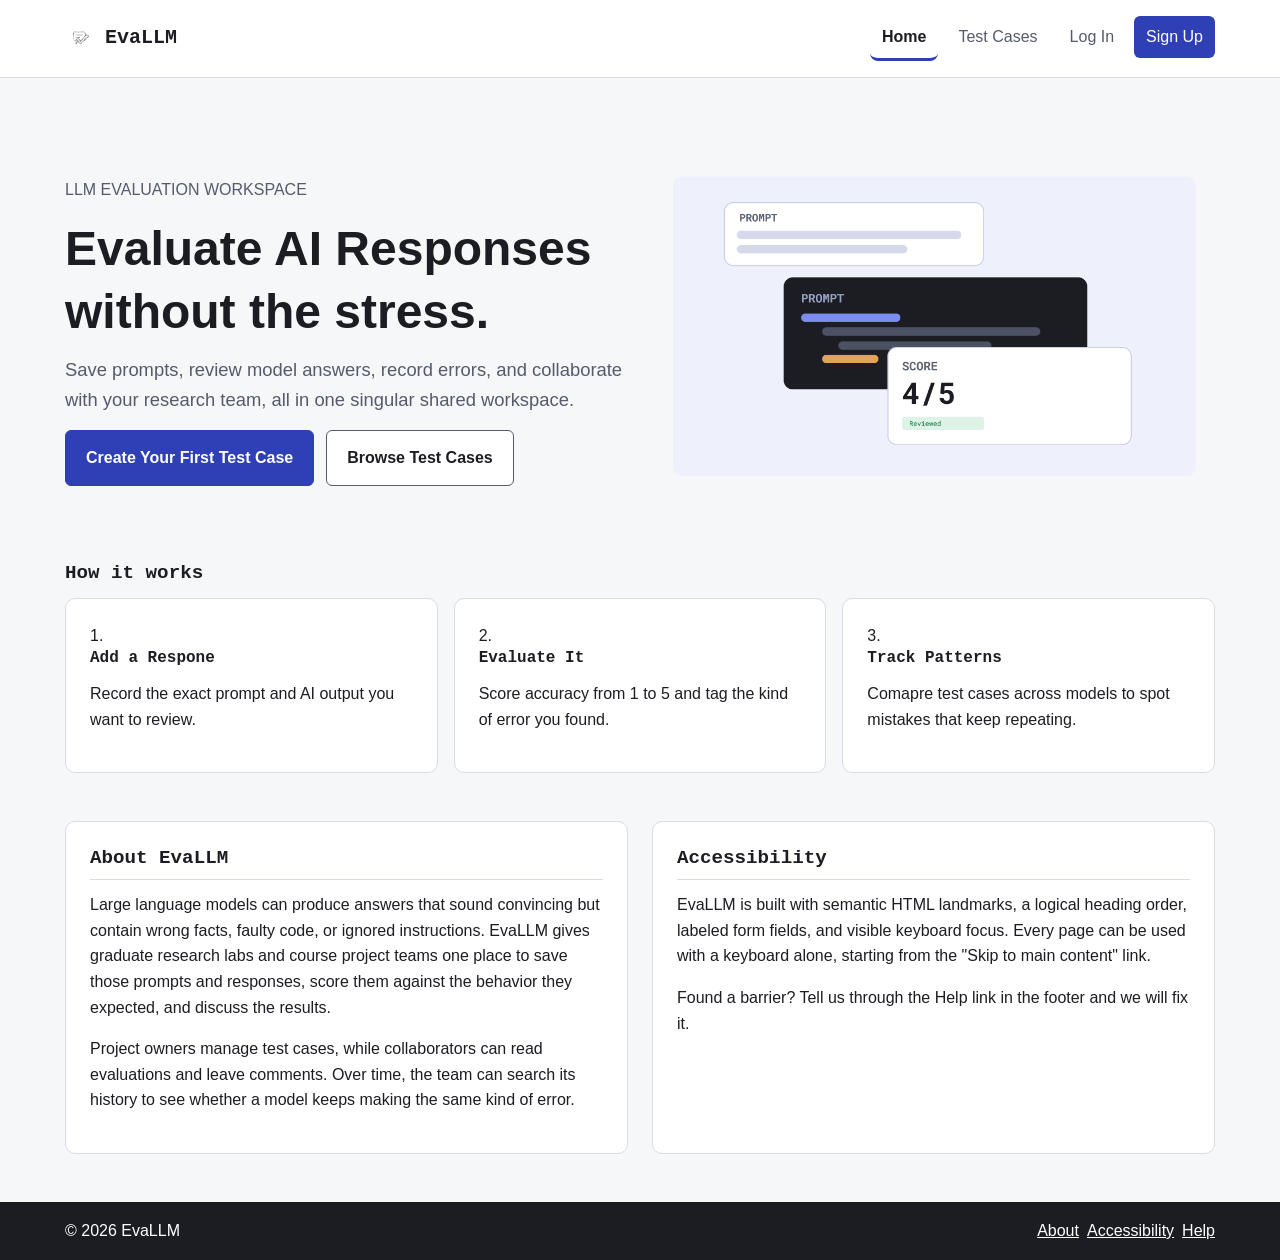
<file: cs5774/project3/index.html>
<!DOCTYPE html>
<html lang="en">

<head>
    <meta charset="utf-8">
    <meta name="viewport" content="width=device-width, initial-scale = 1">
    <title>Home | EvaLLM</title>
    <link rel="preconnect" href="https://font.googleapis.com">
    <link rel="preconnect" href="https://fonts.gstatic.com" crossorigin>
    <link
        href="https://fonts.googleapis.com/css2?family=IBM+Plex+Mono:wght@400;600;700&amp;family=Inter:wght@400;500;600;700&amp;display=swap"
        rel="stylesheet">
    <link rel="stylesheet" href="css/style.css">
    <script src="js/jquery-3.7.1.min.js" defer></script>
    <script src="js/app.js" defer></script>
</head>

<body>
    <!-- logged in header (it's the same on every page) -->
    <header class="site-header">
        <div class="container">
            <a class="brand" href="dashboard.html">
                <!-- Logo created by Sanjana Ghanta using Canva. -->
                <img class="site-logo" src="img/logo.png" alt="EvaLLM">
                EvaLLM
            </a>
            <nav class="primary-nav" aria-label="Primary">
                <ul>
                    <li><a href="index.html" aria-current="page">Home</a></li>
                    <li><a href="list.html">Test Cases</a></li>
                    <li><a href="dashboard.html">Log In</a></li>
                    <li><a class="nav-cta" href="dashboard.html">Sign Up</a></li>
                </ul>
            </nav>
        </div>
    </header>

    <main id="main">
        <div class="container">

            <!-- Hero Section -->
            <section class="hero" aria-labelledby="hero-title">
                <div>
                    <p class="eyebrow">LLM Evaluation Workspace</p>
                    <h1 id="hero-title">Evaluate AI Responses without the stress.</h1>
                    <p class="lead">
                        Save prompts, review model answers, record errors, and
                        collaborate with your research team, all in one singular shared
                        workspace.
                    </p>
                    <!-- Get Started renamed so it's more intuitive | Feedback H3 -->
                    <div class="hero-actions">
                        <a class="button button-primary button-large" href="add.html">Create Your First Test Case</a>
                        <a class="button button-large" href="list.html">Browse Test Cases</a>
                    </div>
                </div>

                <!-- Illustration created by Sanjana Ghanta using Canva. -->
                <img class="hero-image" src="img/marketing_ex.png"
                    alt="Example AI evaluation with a score of 4 out of 5 and Reviewed status">
            </section>

            <!-- How it works -->
            <section class="home-section" aria-labelledby="how-title">
                <h2 id="how-title">How it works</h2>
                <ol class="steps">
                    <li class="panel">
                        <h3>Add a Respone</h3>
                        <p>Record the exact prompt and AI output you want to review.</p>
                    </li>
                    <li class="panel">
                        <h3>Evaluate It</h3>
                        <p>Score accuracy from 1 to 5 and tag the kind of error you found.</p>
                    </li>
                    <li class="panel">
                        <h3>Track Patterns</h3>
                        <p>Comapre test cases across models to spot mistakes that keep repeating.</p>
                    </li>
                </ol>
            </section>

            <!-- About & Accessibility content -->
            <div class="home-section about-grid">
                <section id="about" class="panel" aria-labelledby="about-title">
                    <h2 id="about-title">About EvaLLM</h2>
                    <!-- This section generated with Generative AI -->
                    <p>
                        Large language models can produce answers that sound convincing but
                        contain wrong facts, faulty code, or ignored instructions. EvaLLM gives
                        graduate research labs and course project teams one place to save
                        those prompts and responses, score them against the behavior they
                        expected, and discuss the results.
                    </p>
                    <p>
                        Project owners manage test cases, while collaborators can read
                        evaluations and leave comments. Over time, the team can search its
                        history to see whether a model keeps making the same kind of error.
                    </p>
                </section>
                <section id="accessibility" class="panel" aria-labelledby="a11y-title">
                    <h2 id="a11y-title">Accessibility</h2>
                    <p>
                        EvaLLM is built with semantic HTML landmarks, a logical heading order,
                        labeled form fields, and visible keyboard focus. Every page can be
                        used with a keyboard alone, starting from the "Skip to main content" link.
                    </p>
                    <p>
                        Found a barrier? Tell us through the Help link in the footer and we will fix it.
                    </p>
                </section>
            </div>
        </div>
    </main>

    <footer class="site-footer">
        <div class="container">
            <p>&copy; 2026 EvaLLM</p>
            <nav aria-label="Footer">
                <ul>
                    <li><a href="index.html#about">About</a></li>
                    <li><a href="index.html#accessibility">Accessibility</a></li>
                    <li><a href="add.html#score-rubric">Help</a></li>
                </ul>
            </nav>
        </div>
    </footer>
</body>

</html>
</file>
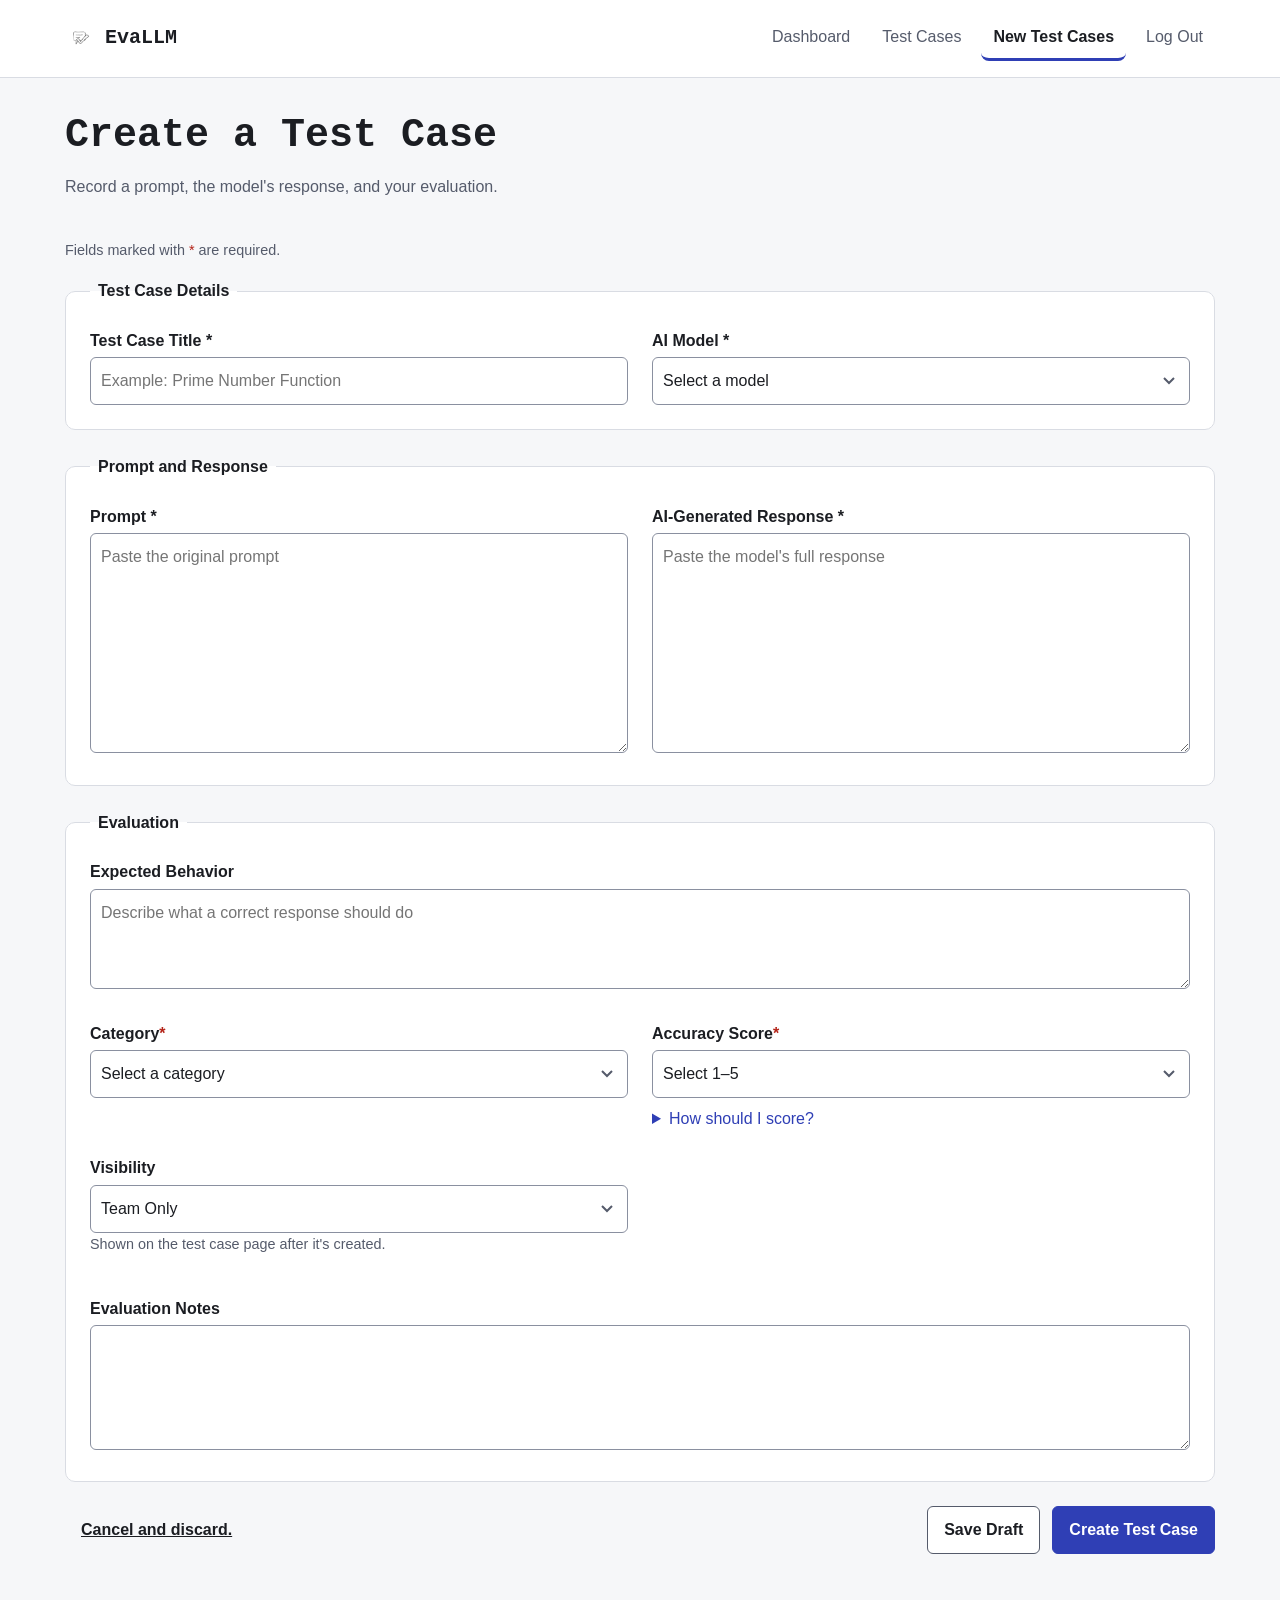
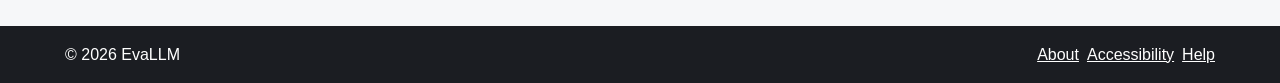
<file: cs5774/project3/add.html>
<!DOCTYPE html>
<html lang="en">

<head>
    <meta charset="utf-8">
    <meta name="viewport" content="width=device-width, initial-scale = 1">
    <title>Create a Test Case | EvaLLM</title>
    <link rel="preconnect" href="https://font.googleapis.com">
    <link rel="preconnect" href="https://fonts.gstatic.com" crossorigin>
    <link
        href="https://fonts.googleapis.com/css2?family=IBM+Plex+Mono:wght@400;600;700&amp;family=Inter:wght@400;500;600;700&amp;display=swap"
        rel="stylesheet">
    <link rel="stylesheet" href="css/style.css">
    <script src="js/jquery-3.7.1.min.js" defer></script>
    <script src="js/app.js" defer></script>
</head>

<body>
    <!-- logged in header (it's the same on every page) -->
    <header class="site-header">
        <div class="container">
            <a class="brand" href="dashboard.html">
                <!-- Logo created by Sanjana Ghanta using Canva. -->
                <img class="site-logo" src="img/logo.png" alt="EvaLLM">
                EvaLLM
            </a>
            <nav class="primary-nav" aria-label="Primary">
                <ul>
                    <li><a href="dashboard.html">Dashboard</a></li>
                    <li><a href="list.html">Test Cases</a></li>
                    <li><a href="add.html" aria-current="page">New Test Cases</a></li>
                    <li><a href="index.html">Log Out</a></li>
                </ul>
            </nav>
        </div>
    </header>

    <main id="main">
        <div class="container">

            <div class="page-heading">
                <div>
                    <h1>Create a Test Case</h1>
                    <p>Record a prompt, the model's response, and your evaluation.</p>
                </div>
            </div>

            <!-- Required fields are marked with an asterisk | Feedback taken from A1
                     Browser validation with the CSS and if anything is incorrect it'll be red
                     and will have a specific message for invalid fields | Feedback A5
                -->
            <p class="hint">Fields marked with <span class="required" aria-hidden="true">*</span>
                are required.</p>

            <form class="case-form" action="detail.html" method="get">

                <!-- Group 1: Identifying details -->
                <fieldset>
                    <legend>Test Case Details</legend>
                    <div class="form-grid">
                        <div class="field span-6">
                            <label for="case-title">Test Case Title *</label>
                            <input type="text" id="case-title" name="title" required
                                placeholder="Example: Prime Number Function" aria-describedby="case-title-error">
                            <p class="field-error" id="case-title-error">
                                Enter a title for this test case.
                            </p>
                        </div>

                        <div class="field span-6">
                            <label for="case-model">AI Model *</label>
                            <select id="case-model" name="model" required aria-describedby="case-model-error">
                                <option value="">Select a model</option>
                                <option>GPT-5</option>
                                <option>Claude</option>
                                <option>Gemini</option>
                                <option>Other</option>
                            </select>
                            <p class="field-error" id="case-model-error">
                                Choose the model that produced the response.
                            </p>
                        </div>
                    </div>
                </fieldset>

                <!-- Group 2: Prompt and response are the biggest fields | Feedback A4 -->
                <fieldset>
                    <legend>Prompt and Response</legend>

                    <div class="form-grid">
                        <div class="field span-6">
                            <label for="case-prompt">Prompt *</label>
                            <textarea id="case-prompt" name="prompt" class="textarea-large" required
                                placeholder="Paste the original prompt" aria-describedby="case-prompt-error"></textarea>
                            <p class="field-error" id="case-prompt-error">
                                Enter the original prompt.
                            </p>
                        </div>

                        <div class="field span-6">
                            <label for="case-response">AI-Generated Response *</label>
                            <textarea id="case-response" name="response" class="textarea-large" required
                                placeholder="Paste the model's full response"
                                aria-describedby="case-response-error"></textarea>
                            <p class="field-error" id="case-response-error">
                                Paste the model's response so it can be evaluated.
                            </p>
                        </div>
                    </div>
                </fieldset>

                <!-- Group 3: Evaluation itself -->
                <fieldset>
                    <legend>Evaluation</legend>
                    <div class="form-grid">
                        <div class="field span-12">
                            <label for="case-expected">Expected Behavior</label>
                            <textarea id="case-expected" name="expected" rows="3"
                                placeholder="Describe what a correct response should do"></textarea>
                        </div>

                        <div class="field span-4">
                            <label for="case-category">Category<span class="required"
                                    aria-hidden="true">*</span></label>
                            <select id="case-category" name="category" required aria-describedby="case-category-error">
                                <option value="">Select a category</option>
                                <option>Code Generation</option>
                                <option>Debugging</option>
                                <option>Summarization</option>
                                <option>Factual Accuracy</option>
                                <option>Instruction Following</option>
                                <option>Reasoning</option>
                            </select>
                            <p class="field-error" id="case-category-error">Choose a
                                category to group similar tests.
                            </p>
                        </div>

                        <div class="field span-4">
                            <label for="case-score">Accuracy Score<span class="required"
                                    aria-hidden="true">*</span></label>
                            <select id="case-score" name="score" required aria-describedby="case-score-error">
                                <option value="">Select 1&ndash;5</option>
                                <option value="5">5: Fully Correct</option>
                                <option value="4">4: Minor Issue</option>
                                <option value="3">3: Partly Correct</option>
                                <option value="2">2: Mostly Wrong</option>
                                <option value="1">1: Unusable</option>
                            </select>
                            <p class="field-error" id="case-score-error">
                                Pick a score, or use Save Draft to finish later.
                            </p>
                            <!-- Score rubric, expandable | Feedback A3 -->
                            <details class="rubric" id="score-rubric">
                                <summary>How should I score?</summary>
                                <ol reversed>
                                    <li><strong>Fully correct:</strong> meets every part of the expected behavior.</li>
                                    <li><strong>Partly correct:</strong> right idea, but a noticeable error changes the
                                        result.</li>
                                    <li><strong>Mostly wrong:</strong> major errors or ignores key instructions.</li>
                                    <li><strong>Unusable:</strong> off-topic, fabricated, or does not run.</li>
                                </ol>
                            </details>
                        </div>

                        <div class="field span-4">
                            <label for="case-visibility">Visibility</label>
                            <select id="case-visibility" name="visibility" aria-describedby="case-visibility-hint">
                                <option selected>Team Only</option>
                                <option>Only Me</option>
                                <option>Anyone with the Link</option>
                            </select>
                            <p class="hint" id="case-visibility-hint">Shown on the test case
                                page after it's created.
                            </p>
                        </div>

                        <div class="field span-12">
                            <label for="case-notes">Evaluation Notes</label>
                            <textarea id="case-notes" name="notes" rows="4"
                                placeholder="Describe strenghts, errors, or missing requirements.">
                                </textarea>
                        </div>
                    </div>
                </fieldset>

                <!-- Cancel is seperated from tje save buttons | Feedback from A2 
                            Save Draft skips validation so that the unfinished work can be saved -->

                <div class="form-actions">
                    <a class="button button-link" href="list.html">Cancel and discard.</a>
                    <div class="save-actions">
                        <button class="button" type="submit" formaction="dashboard.html" formnovalidate>Save
                            Draft</button>
                        <button class="button button-primary" type="submit">Create Test Case</button>
                    </div>
                </div>
            </form>
        </div>
    </main>

    <footer class="site-footer">
        <div class="container">
            <p>&copy; 2026 EvaLLM</p>
            <nav aria-label="Footer">
                <ul>
                    <li><a href="index.html#about">About</a></li>
                    <li><a href="index.html#accessibility">Accessibility</a></li>
                    <li><a href="add.html#score-rubric">Help</a></li>
                </ul>
            </nav>
        </div>
    </footer>
</body>

</html>
</file>
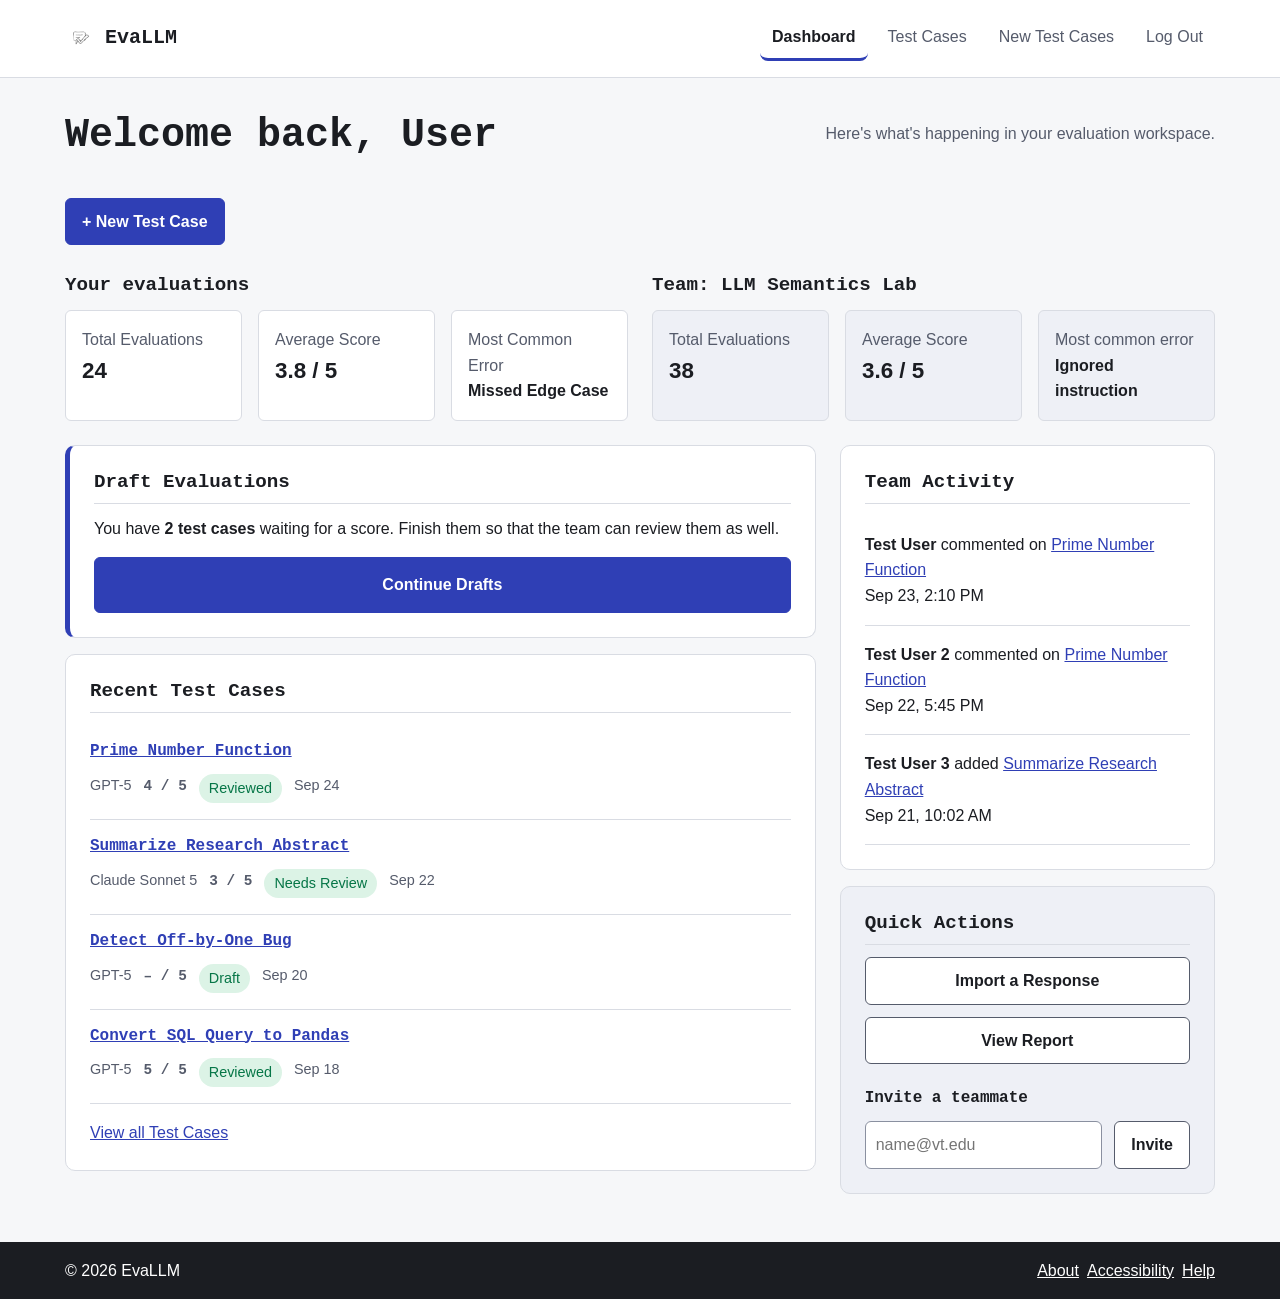
<file: cs5774/project3/dashboard.html>
<!DOCTYPE html>
<html lang="en">
    <head>
        <meta charset="utf-8">
        <meta name="viewport" content="width=device-width, initial-scale = 1">
        <title>Dashboard | EvaLLM</title>
        <link rel="preconnect" href="https://font.googleapis.com">
        <link rel="preconnect" href="https://fonts.gstatic.com" crossorigin>
        <link rel="stylesheet" href="css/style.css">
        <script src="js/jquery-3.7.1.min.js" defer></script>
        <script src="js/app.js" defer></script>
    </head>

    <body>
        <!-- logged in header (it's the same on every page) -->
        <header class="site-header">
            <div class="container">
                <a class="brand" href="dashboard.html">
                    <!-- Logo created by Sanjana Ghanta using Canva. -->
                    <img class="site-logo" src="img/logo.png" alt="EvaLLM">
                    EvaLLM
                </a>
                <nav class="primary-nav" aria-label="Primary">
                    <ul>
                        <li><a href="dashboard.html" aria-current="page">Dashboard</a></li>
                        <li><a href="list.html">Test Cases</a></li>
                        <li><a href="add.html">New Test Cases</a></li>
                        <li><a href="index.html">Log Out</a></li>
                    </ul>
                </nav>
            </div>
        </header>

        <main id="main">
            <div class="container">

                <div class="page-heading">
                    <h1>Welcome back, User</h1>
                    <p>Here's what's happening in your evaluation workspace.</p>
                </div>
                <a class="button button-primary" href="add.html">+ New Test Case</a>
                <!-- The metrics for the user split into personal and team things
                        fedback from D2 implemented) -->
            
                <div class="metrics-grid">
                    <section class="metric-group" aria-labelledby="my-metrics-title">
                        <h2 id="my-metrics-title">Your evaluations</h2>
                        <dl class="metric-list">
                            <div>
                                <dt>Total Evaluations</dt>
                                <dd>24</dd>
                            </div>
                            <div>
                                <dt>Average Score</dt>
                                <dd>3.8 / 5</dd>
                            </div>
                            <div>
                                <dt>Most Common Error</dt>
                                <dd class="metric-text">Missed Edge Case</dd>
                            </div>
                        </dl>
                    </section>

                    <section class="metric-group metric-group-team" aria-labelledby="team-metrics-title">
                        <h2 id="team-metrics-title">Team: LLM Semantics Lab</h2>
                        <dl class="metric-list">
                            <div>
                                <dt>Total Evaluations</dt>
                                <dd>38</dd>
                            </div>
                            <div>
                                <dt>Average Score</dt>
                                <dd>3.6 / 5</dd>
                            </div>
                            <div>
                                <dt>Most common error</dt>
                                <dd class="metric-text">Ignored instruction</dd>
                            </div>
                        </dl>
                    </section>
                </div>

                <div class="dashboard-layout">
                    <!-- Left column -->
                    <div class="dashboard-column">
                        <!-- Used Feedback D3: Draft call to action moved to the top -->
                        <section class="panel drafts-panel" aria-labelledby="drafts-title">
                            <h2 id="drafts-title">Draft Evaluations</h2>
                            <p>You have <strong>2 test cases</strong> waiting for a score. Finish them
                            so that the team can review them as well.</p>
                            <a class="button button-primary button-large" href="add.html">Continue Drafts</a>
                        </section>
                        
                        <!-- Recent Test cases | Used Feedback D1 -->
                        <section class="panel" aria-labelledby="recent-title">
                            <h2 id="recent-title">Recent Test Cases</h2>
                            <ul class="recent-list">
                                <li class="recent-item">
                                    <div>
                                        <h3>
                                            <a href="detail.html">Prime Number Function</a>
                                        </h3>
                                        <ul class="recent-meta">
                                            <li>GPT-5</li>
                                            <li><span class="score">4 / 5</span></li>
                                            <li><span class="status status-reviewed">Reviewed</span></li>
                                            <li><time datetime="2026-09-24">Sep 24</time></li>
                                        </ul>
                                    </div>
                                </li>
                                <li class="recent-item">
                                    <div>
                                        <h3>
                                            <a href="detail.html">Summarize Research Abstract</a>
                                        </h3>
                                        <ul class="recent-meta">
                                            <li>Claude Sonnet 5</li>
                                            <li><span class="score">3 / 5</span></li>
                                            <li><span class="status status-reviewed">Needs Review</span></li>
                                            <li><time datetime="2026-09-22">Sep 22</time></li>
                                        </ul>
                                    </div>
                                </li>
                                <li class="recent-item">
                                    <div>
                                        <h3>
                                            <a href="detail.html">Detect Off-by-One Bug</a>
                                        </h3>
                                        <ul class="recent-meta">
                                            <li>GPT-5</li>
                                            <li><span class="score">&ndash; / 5</span></li>
                                            <li><span class="status status-reviewed">Draft</span></li>
                                            <li><time datetime="2026-09-20">Sep 20</time></li>
                                        </ul>
                                    </div>
                                </li>
                                <li class="recent-item">
                                    <div>
                                        <h3>
                                            <a href="detail.html">Convert SQL Query to Pandas</a>
                                        </h3>
                                        <ul class="recent-meta">
                                            <li>GPT-5</li>
                                            <li><span class="score">5 / 5</span></li>
                                            <li><span class="status status-reviewed">Reviewed</span></li>
                                            <li><time datetime="2026-09-18">Sep 18</time></li>
                                        </ul>
                                    </div>
                                </li>
                            </ul>
                            <a class="panel-footer-link" href="list.html">View all Test Cases</a>
                        </section> 
                    </div>

                    <!-- Right Column -->
                    <div class="dashboard-column">
                        <section id="team-activity" class="panel" aria-labelledby="activity-title">
                            <h2 id="activity-title">Team Activity</h2>
                            <ul class="activity-list">
                                <li>
                                    <strong>Test User</strong> commented on <a href="detail.html">Prime Number Function</a>
                                    <time datetime="2026-09-23T14:10">Sep 23, 2:10 PM</time>
                                </li>
                                <li>
                                    <strong>Test User 2</strong> commented on <a href="detail.html">Prime Number Function</a>
                                    <time datetime="2026-09-22T17:45">Sep 22, 5:45 PM</time>
                                </li>
                                <li>
                                    <strong>Test User 3</strong> added <a href="detail.html">Summarize Research Abstract</a>
                                    <time datetime="2026-09-21T10:02">Sep 21, 10:02 AM</time>
                                </li>
                            </ul>
                        </section>

                        <section class="panel panel-tinted" aria-labelledby="actions-title">
                            <h2 id="actions-title">Quick Actions</h2>
                            <div class="quick-actions">
                                <a class="button" href="add.html">Import a Response</a>
                                <a class="button" href="list.html">View Report</a>
                            </div>

                            <!-- Invite teammate as a form -->
                            <form class="invite-form" action="dashboard.html" method="get">
                                <h3><label for="invite-email">Invite a teammate</label></h3>
                                <div class="inline-form">
                                    <input type="email" id="invite-email" name="email" placeholder="name@vt.edu" autocomplete="email">
                                    <button class="button" type="submit">Invite</button>
                                </div>
                            </form>
                        </section>
                    </div>
                </div>
            </div>
        </main>

        <footer class="site-footer">
            <div class="container">
                <p>&copy; 2026 EvaLLM</p>
                <nav aria-label="Footer">
                    <ul>
                        <li><a href="index.html#about">About</a></li>
                        <li><a href="index.html#accessibility">Accessibility</a></li>
                        <li><a href="add.html#score-rubric">Help</a></li>
                    </ul>
                </nav>
            </div>
        </footer>
    </body>
</html>
</file>
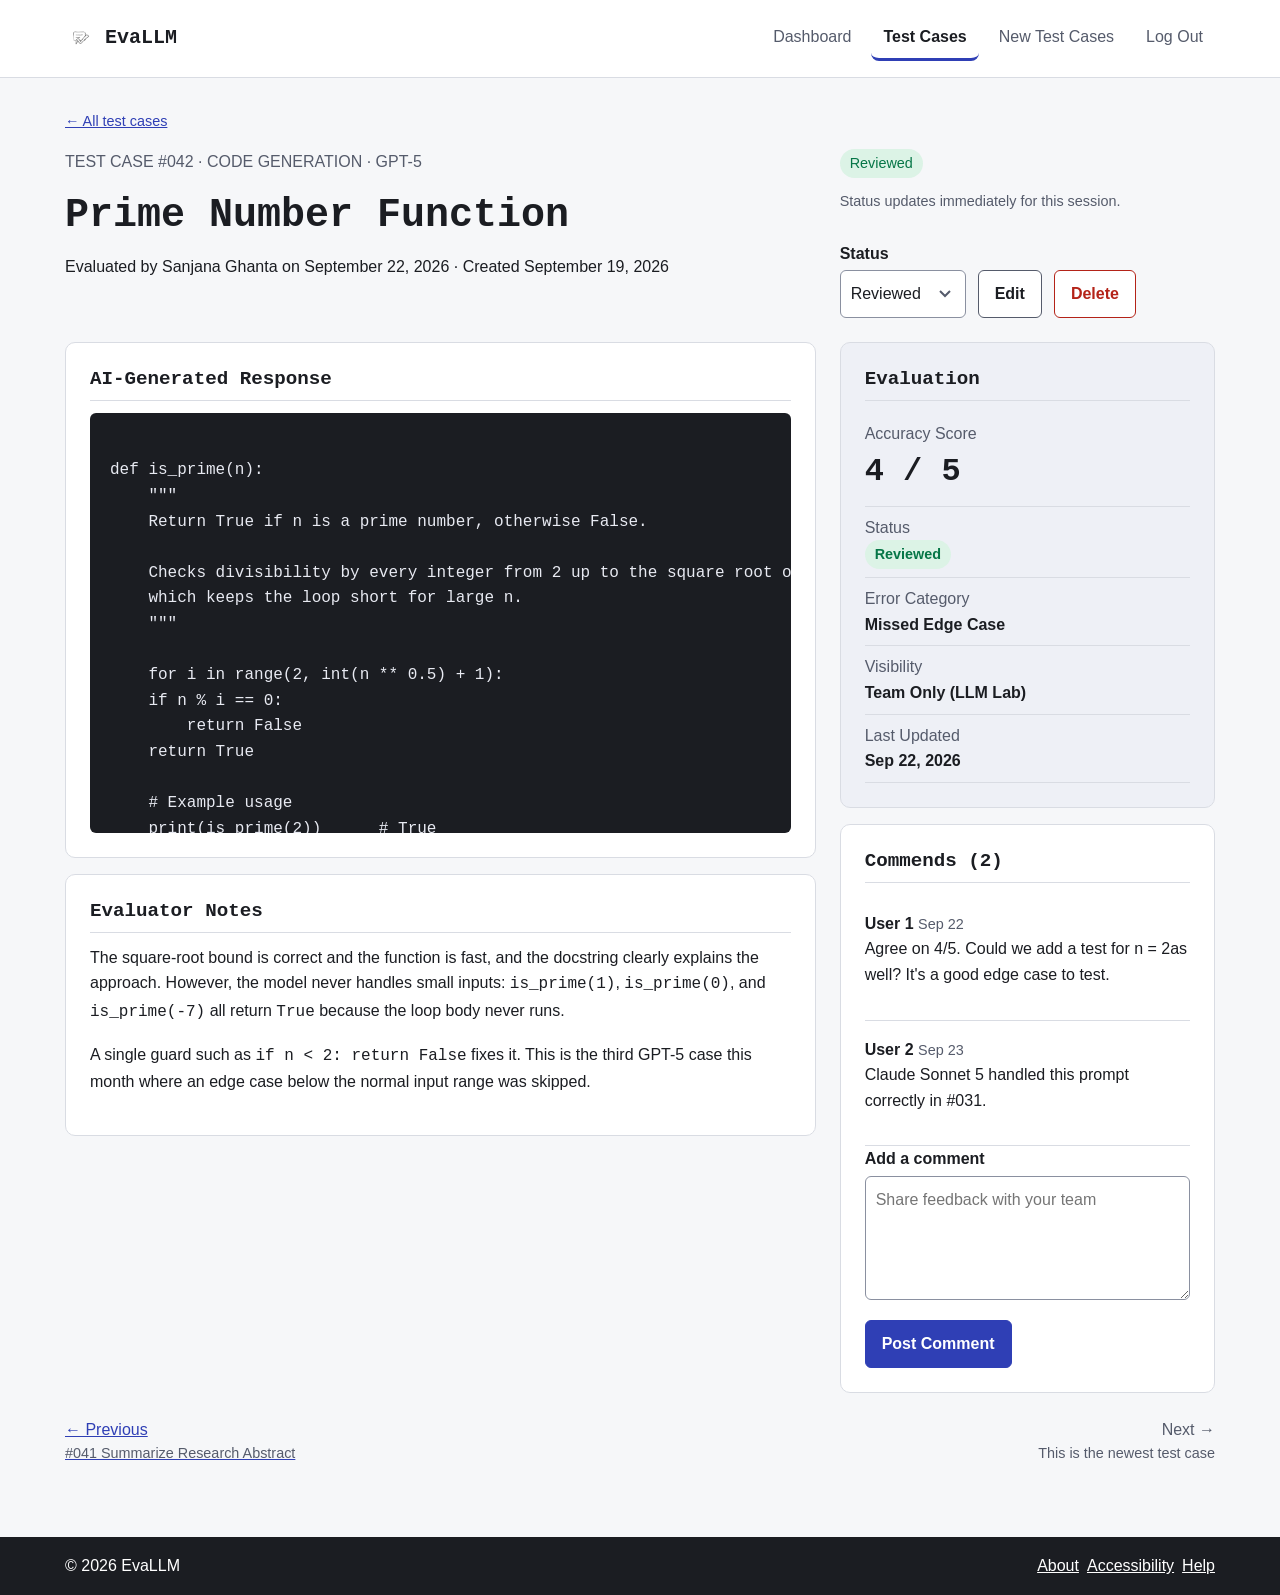
<file: cs5774/project3/detail.html>
<!DOCTYPE html>
<html lang="en">

<head>
    <meta charset="utf-8">
    <meta name="viewport" content="width=device-width, initial-scale = 1">
    <title>Prime Number Function (#042) | EvaLLM</title>
    <link rel="preconnect" href="https://font.googleapis.com">
    <link rel="preconnect" href="https://fonts.gstatic.com" crossorigin>
    <link
        href="https://fonts.googleapis.com/css2?family=IBM+Plex+Mono:wght@400;600;700&amp;family=Inter:wght@400;500;600;700&amp;display=swap"
        rel="stylesheet">
    <link rel="stylesheet" href="css/style.css">
    <script src="js/jquery-3.7.1.min.js" defer></script>
    <script src="js/app.js" defer></script>
</head>

<body>
    <!-- logged in header (it's the same on every page) -->
    <header class="site-header">
        <div class="container">
            <a class="brand" href="dashboard.html">
                <!-- Logo created by Sanjana Ghanta using Canva. -->
                <img class="site-logo" src="img/logo.png" alt="EvaLLM">
                EvaLLM
            </a>
            <nav class="primary-nav" aria-label="Primary">
                <ul>
                    <li><a href="dashboard.html">Dashboard</a></li>
                    <li><a href="list.html" aria-current="page">Test Cases</a></li>
                    <li><a href="add.html">New Test Cases</a></li>
                    <li><a href="index.html">Log Out</a></li>
                </ul>
            </nav>
        </div>
    </header>

    <main id="main">
        <div class="container">

            <p class="meta"><a href="list.html">&larr; All test cases</a></p>

            <div class="detail-layout">
                <div>
                    <p class="eyebrow">Test case #042 &middot; Code Generation &middot; GPT-5</p>
                    <h1>Prime Number Function</h1>
                    <!-- Created and Evaluated dates added | Feedback I5 -->
                    <p>
                        Evaluated by Sanjana Ghanta on
                        <time datetime="2026-09-22">September 22, 2026</time>
                        &middot; Created <time datetime="2026-09-19">September 19, 2026</time>
                    </p>
                </div>

                <!-- Edit, Status Change, and Delete Controls | Feedback I1 -->
                <div class="case-actions status-control">
                    <span class="status status-reviewed current-status">Reviewed</span>
                    <p class="hint">Status updates immediately for this session.</p>
                    <form action="detail.html" method="get">
                        <div>
                            <label for="status-change">Status</label>
                            <select id="status-change" name="status">
                                <option selected>Reviewed</option>
                                <option>Needs Review</option>
                                <option>Draft</option>
                            </select>
                        </div>
                    </form>
                    <a class="button" href="add.html">Edit</a>
                    <a class="button button-danger" href="list.html">Delete</a>
                </div>
            </div>

            <div class="detail-layout">
                <!-- Left Columm: Test Case Content -->
                <div class="detail-main">
                    <section class="panel" aria-labelledby="prompt-title">
                        <h2 id="prompt-title">AI-Generated Response</h2>
                        <pre class="response-block" tabindex="0"><code>
def is_prime(n):
    """
    Return True if n is a prime number, otherwise False.

    Checks divisibility by every integer from 2 up to the square root of n,
    which keeps the loop short for large n.
    """

    for i in range(2, int(n ** 0.5) + 1):
    if n % i == 0:
        return False
    return True
                                    
    # Example usage
    print(is_prime(2))      # True
    print(is_prime(15))     # False
    print(is_prime(97))     # True</code>
                            </pre>
                    </section>

                    <section class="panel" aria-labelledby="notes-title">
                        <h2 id="notes-title">Evaluator Notes</h2>
                        <!-- Used AI to generate the Evaluator Notes -->
                        <p>
                            The square-root bound is correct and the function is fast, and the
                            docstring clearly explains the approach. However, the model never
                            handles small inputs: <code>is_prime(1)</code>, <code>is_prime(0)</code>,
                            and <code>is_prime(-7)</code> all return <code>True</code> because the
                            loop body never runs.
                        </p>
                        <p>
                            A single guard such as <code>if n &lt; 2: return False</code> fixes
                            it. This is the third GPT-5 case this month where an edge case below
                            the normal input range was skipped.
                        </p>
                    </section>
                </div>

                <!-- Right Column: Evaluation Summary and Discussion -->
                <aside class="detail-side" aria-label="Evaluation and Comments">
                    <section class="panel panel-tinted" aria-labelledby="evaluation-title">
                        <h2 id="evaluation-title">Evaluation</h2>
                        <dl class="eval-list">
                            <div>
                                <dt>Accuracy Score</dt>
                                <dd><span class="score">4 / 5</span></dd>
                            </div>
                            <div>
                                <dt>Status</dt>
                                <dd><span id="evaluation-status" class="status status-reviewed">Reviewed</span></dd>
                            </div>
                            <div>
                                <dt>Error Category</dt>
                                <dd>Missed Edge Case</dd>
                            </div>
                            <!-- Feedback I3 -->
                            <div>
                                <dt>Visibility</dt>
                                <dd>Team Only (LLM Lab)</dd>
                            </div>
                            <div>
                                <dt>Last Updated</dt>
                                <dd><time datetime="2026-09-22">Sep 22, 2026</time></dd>
                            </div>
                        </dl>
                    </section>

                    <section class="panel" aria-labelledby="comments-title">
                        <h2 id="comments-title">Commends (2)</h2>
                        <!-- Each comment uses identical markup -->
                        <ol class="comment-list">
                            <li class="comment">
                                <span class="comment-author">User 1</span>
                                <time class="meta" datetime="2026-09-22">Sep 22</time>
                                <p>Agree on 4/5. Could we add a test for n = 2as well? It's a good edge case to test.
                                </p>
                            </li>
                            <li class="comment">
                                <span class="comment-author">User 2</span>
                                <time class="meta" datetime="2026-09-23">Sep 23</time>
                                <p>Claude Sonnet 5 handled this prompt correctly in #031.</p>
                            </li>
                        </ol>

                        <form class="comment-form" action="detail.html" method="get">
                            <label for="new-comment">Add a comment</label>
                            <textarea id="new-comment" name="comment" rows="4"
                                placeholder="Share feedback with your team"></textarea>
                            <button class="button button-primary" type="submit">Post Comment</button>
                        </form>
                    </section>
                </aside>
            </div>

            <!-- Previous / next test case navigation | Feedback I2 -->
            <nav class="case-pager" aria-label="Neighboring test cases">
                <a class="prev" href="detail.html">
                    &larr; Previous
                    <span class="meta">#041 Summarize Research Abstract</span>
                </a>
                <span class="next is-disabled" aria-disabled="true">
                    Next &rarr;
                    <span class="meta">This is the newest test case</span>
                </span>
            </nav>
        </div>
    </main>

    <footer class="site-footer">
        <div class="container">
            <p>&copy; 2026 EvaLLM</p>
            <nav aria-label="Footer">
                <ul>
                    <li><a href="index.html#about">About</a></li>
                    <li><a href="index.html#accessibility">Accessibility</a></li>
                    <li><a href="add.html#score-rubric">Help</a></li>
                </ul>
            </nav>
        </div>
    </footer>
</body>

</html>
</file>
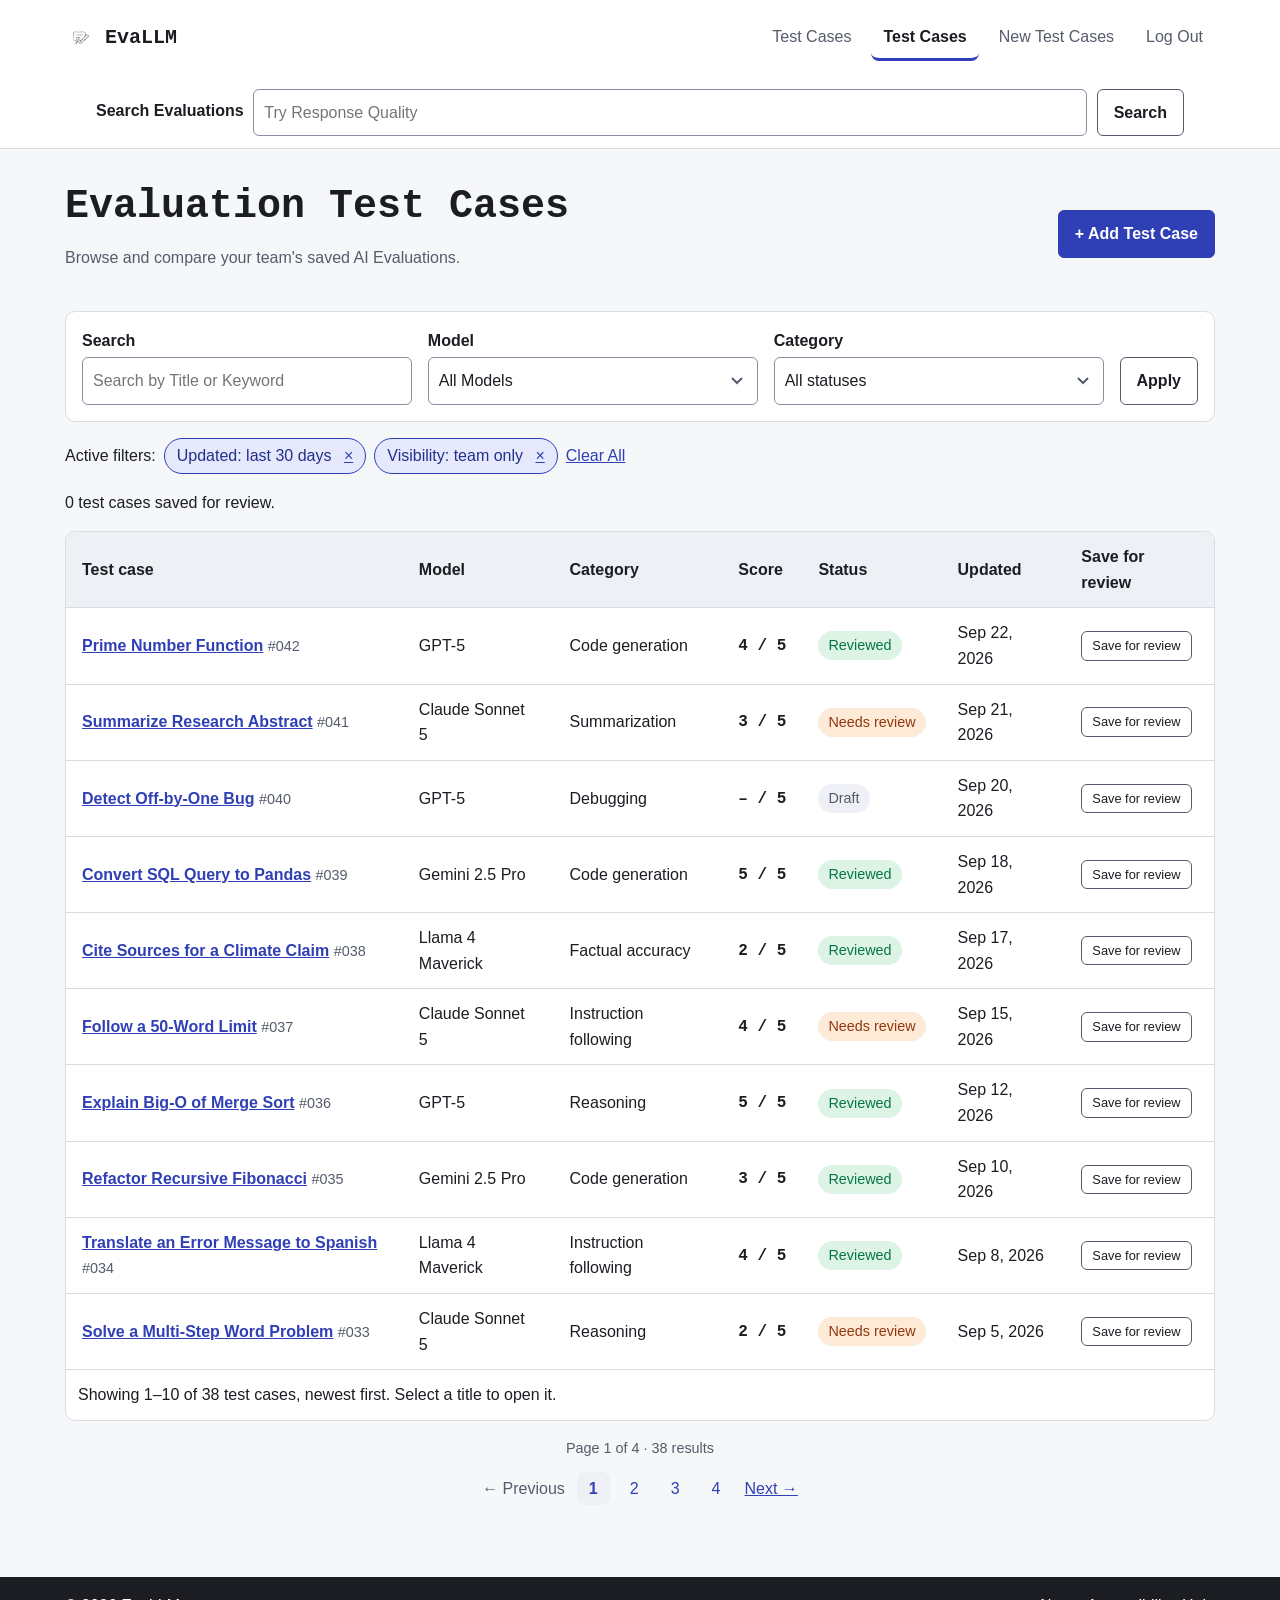
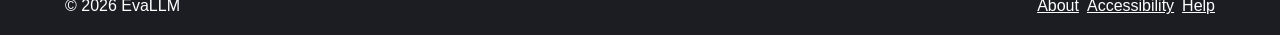
<file: cs5774/project3/list.html>
<!DOCTYPE html>
<html lang="en">

<head>
    <meta charset="utf-8">
    <meta name="viewport" content="width=device-width, initial-scale = 1">
    <title>Create a Test Case | EvaLLM</title>
    <link rel="preconnect" href="https://font.googleapis.com">
    <link rel="preconnect" href="https://fonts.gstatic.com" crossorigin>
    <link
        href="https://fonts.googleapis.com/css2?family=IBM+Plex+Mono:wght@400;600;700&amp;family=Inter:wght@400;500;600;700&amp;display=swap"
        rel="stylesheet">
    <link rel="stylesheet" href="css/style.css">
    <script src="js/jquery-3.7.1.min.js" defer></script>
    <script src="js/app.js" defer></script>
</head>

<body>
    <!-- logged in header (it's the same on every page) -->
    <header class="site-header">
        <div class="container">
            <a class="brand" href="dashboard.html">
                <!-- Logo created by Sanjana Ghanta using Canva. -->
                <img class="site-logo" src="img/logo.png" alt="EvaLLM">
                EvaLLM
            </a>
            <nav class="primary-nav" aria-label="Primary">
                <ul>
                    <li><a href="dashboard.html">Test Cases</a></li>
                    <li><a href="list.html" aria-current="page">Test Cases</a></li>
                    <li><a href="add.html">New Test Cases</a></li>
                    <li><a href="index.html">Log Out</a></li>
                </ul>
            </nav>
        </div>

        <!-- GET makes sure the query in the results page URL -->
        <form class="header-search" action="search-results.html" method="get" role="search"
            aria-label="Search Evaluations">
            <label for="header-query">Search Evaluations</label>
            <input id="header-query" name="q" type="search" placeholder="Try Response Quality" required>
            <button class="button" type="submit">Search</button>
        </form>
    </header>

    <main id="main">
        <div class="container">

            <div class="page-heading">
                <div>
                    <h1>Evaluation Test Cases</h1>
                    <p>Browse and compare your team's saved AI Evaluations.</p>
                </div>
                <a class="button button-primary" href="add.html">+ Add Test Case</a>
            </div>

            <!-- Search and filter form -->
            <form class="filter-bar" action="list.html" method="get" role="search" aria-label="Filter test cases">
                <div class="filter-search">
                    <label for="filter-keyword">Search</label>
                    <input type="search" id="filter-keyword" name="q" placeholder="Search by Title or Keyword">
                </div>
                <div>
                    <label for="filter-model">Model</label>
                    <select id="filter-model" name="model">
                        <option value="">All Models</option>
                        <option>GPT-5</option>
                        <option>Claude Sonnet 5</option>
                        <option>Gemini 2.5 Pro</option>
                        <option>Llama 4 Maverick</option>
                    </select>
                </div>
                <div>
                    <label for="filter-category">Category</label>
                    <select id="filter-category" name="category">
                        <option value="">All statuses</option>
                        <option>Reviewed</option>
                        <option>Needs Review</option>
                        <option>Draft</option>
                    </select>
                </div>
                <button class="button" type="submit">Apply</button>
            </form>

            <!-- Active filters are always visible | Feedback L5 -->
            <div class="active-filters">
                <span id="active-filters-label">Active filters:</span>
                <ul aria-labelledby="active-filters-label">
                    <li class="chip">Updated: last 30 days <a href="list.html" aria-label="Remove filter:
                            updated in the last 30 days">&times;</a></li>
                    <li class="chip">Visibility: team only <a href="list.html" aria-label="Remove filter: 
                            team only">&times;</a></li>
                </ul>
                <a href="list.html">Clear All</a>
            </div>

            <p id="saved-count" role="status">0 test cases saved for review.</p>

            <!-- Results table -->
            <div class="table-wrap">
                <table class="results-table">
                    <caption>Showing 1&ndash;10 of 38 test cases, newest first. Select a title to open it.</caption>
                    <thead>
                        <tr>
                            <!-- Sorted Headers | Feedback L2 -->
                            <th scope="col">Test case</th>
                            <th scope="col">Model</th>
                            <th scope="col">Category</th>
                            <th scope="col">Score</th>
                            <th scope="col">Status</th>
                            <th scope="col">Updated</th>
                            <th scope="col">Save for review</th>
                        </tr>
                    </thead>
                    <tbody>
                        <tr>
                            <td class="case-title" data-label="Test case">
                                <a href="detail.html">Prime Number Function</a>
                                <span class="case-id meta">#042</span>
                            </td>
                            <td data-label="Model">GPT-5</td>
                            <td data-label="Category">Code generation</td>
                            <td data-label="Score"><span class="score">4 / 5</span></td>
                            <td data-label="Status"><span class="status status-reviewed">Reviewed</span></td>
                            <td data-label="Updated"><time datetime="2026-09-22">Sep 22, 2026</time></td>
                            <td class="row-arrow" data-label=""><button class="button save-case" type="button"
                                    aria-pressed="false">Save for review</button></td>
                        </tr>
                        <tr>
                            <td class="case-title" data-label="Test case">
                                <a href="detail.html">Summarize Research Abstract</a>
                                <span class="case-id meta">#041</span>
                            </td>
                            <td data-label="Model">Claude Sonnet 5</td>
                            <td data-label="Category">Summarization</td>
                            <td data-label="Score"><span class="score">3 / 5</span></td>
                            <td data-label="Status"><span class="status status-needs-review">Needs review</span></td>
                            <td data-label="Updated"><time datetime="2026-09-21">Sep 21, 2026</time></td>
                            <td class="row-arrow" data-label=""><button class="button save-case" type="button"
                                    aria-pressed="false">Save for review</button></td>
                        </tr>
                        <tr>
                            <td class="case-title" data-label="Test case">
                                <a href="detail.html">Detect Off-by-One Bug</a>
                                <span class="case-id meta">#040</span>
                            </td>
                            <td data-label="Model">GPT-5</td>
                            <td data-label="Category">Debugging</td>
                            <td data-label="Score"><span class="score">– / 5</span></td>
                            <td data-label="Status"><span class="status status-draft">Draft</span></td>
                            <td data-label="Updated"><time datetime="2026-09-20">Sep 20, 2026</time></td>
                            <td class="row-arrow" data-label=""><button class="button save-case" type="button"
                                    aria-pressed="false">Save for review</button></td>
                        </tr>
                        <tr>
                            <td class="case-title" data-label="Test case">
                                <a href="detail.html">Convert SQL Query to Pandas</a>
                                <span class="case-id meta">#039</span>
                            </td>
                            <td data-label="Model">Gemini 2.5 Pro</td>
                            <td data-label="Category">Code generation</td>
                            <td data-label="Score"><span class="score">5 / 5</span></td>
                            <td data-label="Status"><span class="status status-reviewed">Reviewed</span></td>
                            <td data-label="Updated"><time datetime="2026-09-18">Sep 18, 2026</time></td>
                            <td class="row-arrow" data-label=""><button class="button save-case" type="button"
                                    aria-pressed="false">Save for review</button></td>
                        </tr>
                        <tr>
                            <td class="case-title" data-label="Test case">
                                <a href="detail.html">Cite Sources for a Climate Claim</a>
                                <span class="case-id meta">#038</span>
                            </td>
                            <td data-label="Model">Llama 4 Maverick</td>
                            <td data-label="Category">Factual accuracy</td>
                            <td data-label="Score"><span class="score">2 / 5</span></td>
                            <td data-label="Status"><span class="status status-reviewed">Reviewed</span></td>
                            <td data-label="Updated"><time datetime="2026-09-17">Sep 17, 2026</time></td>
                            <td class="row-arrow" data-label=""><button class="button save-case" type="button"
                                    aria-pressed="false">Save for review</button></td>
                        </tr>
                        <tr>
                            <td class="case-title" data-label="Test case">
                                <a href="detail.html">Follow a 50-Word Limit</a>
                                <span class="case-id meta">#037</span>
                            </td>
                            <td data-label="Model">Claude Sonnet 5</td>
                            <td data-label="Category">Instruction following</td>
                            <td data-label="Score"><span class="score">4 / 5</span></td>
                            <td data-label="Status"><span class="status status-needs-review">Needs review</span></td>
                            <td data-label="Updated"><time datetime="2026-09-15">Sep 15, 2026</time></td>
                            <td class="row-arrow" data-label=""><button class="button save-case" type="button"
                                    aria-pressed="false">Save for review</button></td>
                        </tr>
                        <tr>
                            <td class="case-title" data-label="Test case">
                                <a href="detail.html">Explain Big-O of Merge Sort</a>
                                <span class="case-id meta">#036</span>
                            </td>
                            <td data-label="Model">GPT-5</td>
                            <td data-label="Category">Reasoning</td>
                            <td data-label="Score"><span class="score">5 / 5</span></td>
                            <td data-label="Status"><span class="status status-reviewed">Reviewed</span></td>
                            <td data-label="Updated"><time datetime="2026-09-12">Sep 12, 2026</time></td>
                            <td class="row-arrow" data-label=""><button class="button save-case" type="button"
                                    aria-pressed="false">Save for review</button></td>
                        </tr>
                        <tr>
                            <td class="case-title" data-label="Test case">
                                <a href="detail.html">Refactor Recursive Fibonacci</a>
                                <span class="case-id meta">#035</span>
                            </td>
                            <td data-label="Model">Gemini 2.5 Pro</td>
                            <td data-label="Category">Code generation</td>
                            <td data-label="Score"><span class="score">3 / 5</span></td>
                            <td data-label="Status"><span class="status status-reviewed">Reviewed</span></td>
                            <td data-label="Updated"><time datetime="2026-09-10">Sep 10, 2026</time></td>
                            <td class="row-arrow" data-label=""><button class="button save-case" type="button"
                                    aria-pressed="false">Save for review</button></td>
                        </tr>
                        <tr>
                            <td class="case-title" data-label="Test case">
                                <a href="detail.html">Translate an Error Message to Spanish</a>
                                <span class="case-id meta">#034</span>
                            </td>
                            <td data-label="Model">Llama 4 Maverick</td>
                            <td data-label="Category">Instruction following</td>
                            <td data-label="Score"><span class="score">4 / 5</span></td>
                            <td data-label="Status"><span class="status status-reviewed">Reviewed</span></td>
                            <td data-label="Updated"><time datetime="2026-09-08">Sep 8, 2026</time></td>
                            <td class="row-arrow" data-label=""><button class="button save-case" type="button"
                                    aria-pressed="false">Save for review</button></td>
                        </tr>
                        <tr>
                            <td class="case-title" data-label="Test case">
                                <a href="detail.html">Solve a Multi-Step Word Problem</a>
                                <span class="case-id meta">#033</span>
                            </td>
                            <td data-label="Model">Claude Sonnet 5</td>
                            <td data-label="Category">Reasoning</td>
                            <td data-label="Score"><span class="score">2 / 5</span></td>
                            <td data-label="Status"><span class="status status-needs-review">Needs review</span></td>
                            <td data-label="Updated"><time datetime="2026-09-05">Sep 5, 2026</time></td>
                            <td class="row-arrow" data-label=""><button class="button save-case" type="button"
                                    aria-pressed="false">Save for review</button></td>
                        </tr>
                    </tbody>
                </table>
            </div>

            <!-- Pages for flipping through but taking in Feedback L1 and Feedback L3 -->
            <nav class="pagination" aria-label="Pagination">
                <p class="page-count meta">Page 1 of 4 &middot; 38 results</p>
                <div class="pager-links">
                    <span class="is-disabled" aria-disabled="true">&larr; Previous</span>
                    <ol>
                        <li><a href="list.html" aria-current="page" aria-label="Page 1">1</a></li>
                        <li><a href="list.html" aria-label="Page 2">2</a></li>
                        <li><a href="list.html" aria-label="Page 3">3</a></li>
                        <li><a href="list.html" aria-label="Page 4">4</a></li>
                    </ol>
                    <a href="list.html">Next &rarr;</a>
                </div>
            </nav>
        </div>
    </main>

    <footer class="site-footer">
        <div class="container">
            <p>&copy; 2026 EvaLLM</p>
            <nav aria-label="Footer">
                <ul>
                    <li><a href="index.html#about">About</a></li>
                    <li><a href="index.html#accessibility">Accessibility</a></li>
                    <li><a href="add.html#score-rubric">Help</a></li>
                </ul>
            </nav>
        </div>
    </footer>
</body>

</html>
</file>
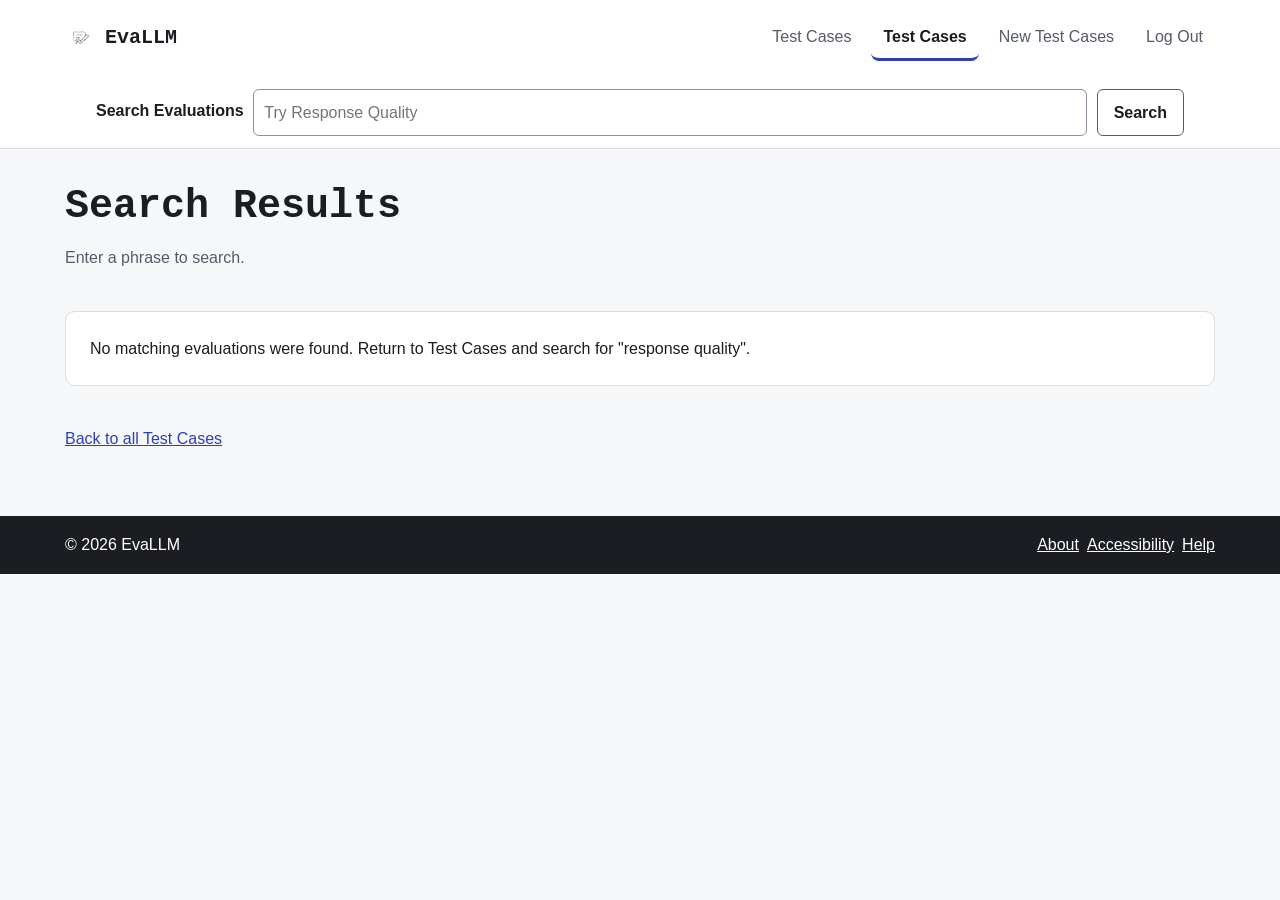
<file: cs5774/project3/search-results.html>
<!DOCTYPE html>
<html lang="en">

<head>
    <meta charset="utf-8">
    <meta name="viewport" content="width=device-width, initial-scale = 1">
    <title>Search Results | EvaLLM</title>
    <link rel="preconnect" href="https://font.googleapis.com">
    <link rel="preconnect" href="https://fonts.gstatic.com" crossorigin>
    <link
        href="https://fonts.googleapis.com/css2?family=IBM+Plex+Mono:wght@400;600;700&amp;family=Inter:wght@400;500;600;700&amp;display=swap"
        rel="stylesheet">
    <link rel="stylesheet" href="css/style.css">
    <script src="js/jquery-3.7.1.min.js" defer></script>
    <script src="js/app.js" defer></script>
</head>

<body>
    <!-- logged in header (it's the same on every page) -->
    <header class="site-header">
        <div class="container">
            <a class="brand" href="dashboard.html">
                <!-- Logo created by Sanjana Ghanta using Canva. -->
                <img class="site-logo" src="img/logo.png" alt="EvaLLM">
                EvaLLM
            </a>
            <nav class="primary-nav" aria-label="Primary">
                <ul>
                    <li><a href="dashboard.html">Test Cases</a></li>
                    <li><a href="list.html" aria-current="page">Test Cases</a></li>
                    <li><a href="add.html">New Test Cases</a></li>
                    <li><a href="index.html">Log Out</a></li>
                </ul>
            </nav>
        </div>

        <!-- GET makes sure the query in the results page URL -->
        <form class="header-search" action="search-results.html" method="get" role="search"
            aria-label="Search Evaluations">
            <label for="header-query">Search Evaluations</label>
            <input id="header-query" name="q" type="search" placeholder="Try Response Quality" required>
            <button class="button" type="submit">Search</button>
        </form>
    </header>

    <main id="main">
        <div class="container">

            <div class="page-heading">
                <div>
                    <h1>Search Results</h1>
                    <p id="search-summary">Loading your simulated results.</p>
                </div>
            </div>

            <section id="search-results" aria-label="Search Results" aria-live="polite"></section>
            <p><a href="list.html">Back to all Test Cases</a></p>
        </div>
    </main>


    <footer class="site-footer">
        <div class="container">
            <p>&copy; 2026 EvaLLM</p>
            <nav aria-label="Footer">
                <ul>
                    <li><a href="index.html#about">About</a></li>
                    <li><a href="index.html#accessibility">Accessibility</a></li>
                    <li><a href="add.html#score-rubric">Help</a></li>
                </ul>
            </nav>
        </div>
    </footer>
</body>

</html>
</file>
<file: cs5774/project3/css/style.css>
/*
    EvaLLM: LLM Evaluation Workspace Stylesheet
*/

/* 1. Basic Page Styles */
* {
    box-sizing: border-box;
}

body {
    margin: 0;
    background-color: #f6f7f9;
    color: #1b1d22;
    font-family: Arial, Helvetica, sans-serif;
    line-height: 1.6;
}

main {
    padding: 32px 0 48px;
}

.container {
    width: 92%;
    max-width: 1150px;
    margin: 0 auto;
}

h1,
h2,
h3 {
    margin: 0 0 12px;
    font-family: "Courier New", monospace;
    line-height: 1.3;
}

h1 {
    font-size: 2.5rem;
}

h2 {
    font-size: 1.2rem;
}

h3 {
    font-size: 1rem;
}

p {
    margin: 0 0 16px;
}

a {
    color: #2f3fb5;
}

a:hover {
    color: #232f8a;
}

/* Flexible images */
img {
    display: block;
    max-width: 100%;
    height: auto;
}

/* Keep focus more visible while using the keyboard */
:focus-visible {
    outline: 3px solid #2f3fb5;
    outline-offset: 3px;
}

/* Accessibility helpers! */
.visually-hidden {
    position: absolute;
    width: 1px;
    height: 1px;
    padding: 0;
    margin: -1px;
    overflow: hidden;
    clip: rect(0, 0, 0, 0);
    white-space: nowrap;
    border: 0;
}

.skip-link {
    position: absolute;
    top: -100px;
    left: 16px;
    padding: 10px 16px;
    background-color: #1b1d22;
    color: white;
    z-index: 10;
}

.skip-link:focus {
    top: 8px
}

/* 2. Header and Footer */
.site-header {
    background-color: white;
    border-bottom: 1px solid #d9dce3;
}

.site-header .container,
.site-footer .container {
    display: flex;
    justify-content: space-between;
    align-items: center;
    gap: 16px;
    padding: 16px 0;
}

.brand {
    display: flex;
    align-items: center;
    gap: 8px;
    color: #1b1d22;
    font-family: "Courier New", monospace;
    font-size: 1.25rem;
    font-weight: bold;
    text-decoration: none;
}

.brand img {
    width: 32px
}

/* Rounded navigation hover backgrounds */
.primary-nav a {
    border-radius: 8px;
}

.primary-nav ul,
.site-footer ul {
    display: flex;
    flex-wrap: wrap;
    gap: 8px;
    margin: 0;
    padding: 0;
    list-style: none;
}

.primary-nav a {
    display: block;
    padding: 8px 12px;
    color: #555b6b;
    text-decoration: none;
}

.primary-nav a:hover {
    background-color: #eef0f6;
}

.primary-nav a[aria-current="page"] {
    color: #1b1d22;
    font-weight: bold;
    border-bottom: 3px solid #2f3fb5;
}

.primary-nav a.nav-cta {
    background-color: #2f3fb5;
    color: white;
    border-radius: 6px;
}

.site-footer {
    background-color: #1b1d22;
    color: white;
}

.site-footer a {
    color: white;
}

.site-footer p {
    margin: 0;
}

/* 3. Buttons, headings, and cards */
.button {
    display: inline-block;
    padding: 10px 16px;
    border: 1px solid #555b6b;
    border-radius: 6px;
    background-color: white;
    color: #1b1d22;
    font: inherit;
    font-weight: bold;
    text-align: center;
    text-decoration: none;
    cursor: pointer;
}

.button:hover {
    background-color: #eef0f6;
    color: #1b1d22;
}

.button-primary {
    background-color: #2f3fb5;
    border-color: #2f3fb5;
    color: white;
}

.button-primary:hover {
    background-color: #232f8a;
    color: white;
}

.button-danger {
    border-color: #b42318;
    color: #b42318;
}

.button-danger:hover {
    background-color: #fdecea;
    color: #b42318;
}

.button-large {
    padding: 14px 20px;
}

.button-link {
    border: 0;
    background: none;
    text-decoration: underline;
}

.page-heading,
.pagination,
.form-actions,
.case-pager {
    display: flex;
    flex-wrap: wrap;
    justify-content: space-between;
    align-items: center;
    gap: 16px;
    margin-bottom: 24px;
}

.page-heading p,
.meta,
.hint,
.eyebrow {
    color: #555b6b;
}

.meta,
.hint {
    font-size: 0.9rem;
}

.eyebrow {
    text-transform: uppercase;
}

.panel,
.case-form fieldset {
    padding: 24px;
    border: 1px solid #d9dce3;
    border-radius: 10px;
    background-color: white;
}


.panel-tinted {
    background-color: #eef0f6;
}

.panel h2 {
    padding-bottom: 8px;
    border-bottom: 1px solid #d9dce3;
}

.status {
    display: inline-block;
    padding: 3px 10px;
    border-radius: 20px;
    font-size: 0.9rem;
}

.status-reviewed {
    background-color: #dcf3e6;
    color: #067647;
}

.status-needs-review {
    background-color: #fdead7;
    color: #93370d;
}

.status-draft {
    background-color: #eef0f6;
    color: #555b6b;
}

.score {
    font-family: "Courier New", monospace;
    font-weight: bold;
}

select {
    appearance: none;
    padding-right: 40px;
    background-image: url("data:image/svg+xml,%3Csvg xmlns='http://www.w3.org/2000/svg' width='12' height='8' viewBox='0 0 12 8'%3E%3Cpath d='M1 1l5 5 5-5' fill='none' stroke='%23555b6b' stroke-width='2'/%3E%3C/svg%3E");
    background-repeat: no-repeat;
    background-position: right 14px center;
}

/* 4. Page Layouts (Grids and spacing) */
.hero,
.about-grid,
.metrics-grid,
.form-grid {
    display: grid;
    grid-template-columns: 1fr 1fr;
    gap: 24px;
}

.hero {
    align-items: center;
    padding: 24px 0 48px;
}

.hero h1 {
    font-family: Arial, Helvetica, sans-serif;
    font-size: 3rem;
}

.hero .lead {
    color: #555b6b;
    font-size: 1.15rem;
}

.hero-actions,
.case-actions,
.save-actions,
.pager-links,
.inline-form {
    display: flex;
    flex-wrap: wrap;
    gap: 12px;
}

.steps,
.metric-list {
    display: grid;
    grid-template-columns: 1fr 1fr 1fr;
    gap: 16px;
    margin: 0;
    padding: 0;
}

/* reduce the gap above “How it works” */
.hero {
    padding-bottom: 16px;
}

.hero+.home-section {
    margin-top: 16px;
}

/* add space above “Your evaluations” on the dashboard */
.metrics-grid {
    margin-top: 28px;
}

/* ordinary ordered-list numbers instead of CSS counters */
.steps {
    list-style: decimal inside;
}

.steps li {
    padding: 24px;
}

.home-section {
    margin-top: 48px;
}

.detail-layout,
.dashboard-layout {
    display: grid;
    grid-template-columns: 2fr 1fr;
    gap: 24px;
    align-items: start;
}

.detail-main,
.detail-side,
.dashboard-column {
    min-width: 0;
    display: flex;
    flex-direction: column;
    gap: 16px;
}

.metrics-grid {
    margin-bottom: 24px;
}

.metric-list div {
    padding: 16px;
    border: 1px solid #d9dce3;
    border-radius: 6px;
    background-color: white;
}

.metric-list dt,
.eval-list dt {
    color: #555b6b;
}

.metric-list dd,
.eval-list dd {
    margin: 0;
    font-weight: bold;
}

.metric-list dd {
    font-size: 1.4rem;
}

.metric-list dd.metric-text {
    font-size: 1rem;
}

.metric-group-team .metric-list div {
    background-color: #eef0f6;
}

.eval-list {
    margin: 0;
}

.eval-list div {
    padding: 8px 0;
    border-bottom: 1px solid #d9dce3;
}

.eval-list .score {
    font-size: 2rem;
}

.response-block {
    max-height: 420px;
    margin: 0;
    padding: 16px;
    overflow: auto;
    background-color: #1b1d22;
    color: #e8eaf2;
    border-radius: 6px;
}


code,
pre {
    font-family: "Courier New", monospace;
}

.comment-list,
.recent-list,
.activity-list {
    margin: 0;
    padding: 0;
    list-style: none;
}

.comment,
.recent-item,
.activity-list li {
    padding: 16px 0;
    border-bottom: 1px solid #d9dce3;
}

.comment-author {
    font-weight: bold;
}

.recent-meta {
    display: flex;
    flex-wrap: wrap;
    gap: 12px;
    padding: 0;
    list-style: none;
    color: #555b6b;
    font-size: 0.9rem;
}

.activity-list time,
.case-pager .meta {
    display: block;
}

.panel-footer-link {
    display: inline-block;
    margin-top: 16px;
}

.drafts-panel {
    border-left: 5px solid #2f3fb5;
}

.drafts-panel .button {
    display: block;
    width: 100%;
}

.quick-actions {
    display: flex;
    flex-direction: column;
    gap: 12px;
}

.invite-form,
.case-pager {
    margin-top: 24px;
}

.case-pager .next {
    text-align: right;
}

/* For Details Page */
.case-actions {
    display: flex;
    flex-wrap: wrap;
    align-items: flex-end;
    gap: 12px;
}

.case-actions form {
    display: flex;
    flex-direction: column;
    align-items: flex-start;
    gap: 12px;
}

.case-actions>.button {
    height: auto;
    align-self: flex-end;
}

/* Good spacing around the response code */
.response-block {
    padding: 20px;
    text-align: left;
    overflow-x: auto;
}

/* Forms and Filters */
input,
select,
textarea,
button {
    font: inherit;
    color: inherit;
}

label,
.label {
    display: block;
    margin-bottom: 4px;
    font-weight: bold;
}

input[type="text"],
input[type="search"],
input[type="email"],
select,
textarea {
    width: 100%;
    padding: 10px;
    border: 1px solid #8a90a0;
    border-radius: 6px;
    background-color: white;
}

textarea {
    min-height: 100px;
    resize: vertical;
}

.textarea-large {
    min-height: 220px;
}

.field {
    min-width: 0;
}

.case-form fieldset {
    margin: 0 0 24px;
}

.case-form legend {
    padding: 0 8px;
    font-weight: bold;
}

/* Keeping existing class names: full-width fields cross both columns */
.span-12 {
    grid-column: 1 / -1;
}

.span-6,
.span-4 {
    grid-column: auto;
}

.required,
.field-error {
    color: #b42318;
}

.field-error {
    display: none;
    margin-top: 4px;
}

/* Shows errors for required attributes */
.field input:user-invalid,
.field select:user-invalid,
.field textarea:user-invalid {
    border: 2px solid #b42318;
}

.field input:user-invalid~.field-error,
.field select:user-invalid~.field-error,
.field textarea:user-invalid~.field-error {
    display: block;
}

.rubric {
    margin-top: 8px;
}

.rubric summary {
    color: #2f3fb5;
    cursor: pointer;
}

.rubric ol {
    padding: 16px 16px 16px 40px;
    background-color: #eef0f6;
}

.filter-bar {
    display: flex;
    flex-wrap: wrap;
    align-items: end;
    gap: 16px;
    padding: 16px;
    background-color: white;
    border: 1px solid #d9dce3;
    border-radius: 10px;
}

.filter-bar>div {
    flex: 1;
    min-width: 150px;
}

.inline-form input {
    flex: 1;
    min-width: 0;
}

.comment-form textarea {
    margin-bottom: 12px;
}

/* 6. Results table */
.active-filters,
.active-filters ul {
    display: flex;
    flex-wrap: wrap;
    align-items: center;
    gap: 8px;
}

.active-filters {
    margin: 16px 0;
}

.active-filters ul {
    margin: 0;
    padding: 0;
    list-style: none;
}

.chip {
    padding: 4px 12px;
    border: 1px solid #2f3fb5;
    border-radius: 20px;
    background-color: #e6e9fb;
    color: #232f8a;
}

.chip a {
    margin-left: 8px;
}

.table-wrap {
    overflow-x: auto;
    border: 1px solid #d9dce3;
    border-radius: 10px;
    background-color: white;
}

.results-table {
    width: 100%;
    border-collapse: collapse;
}

.results-table th,
.results-table td {
    padding: 12px 16px;
    text-align: left;
    border-bottom: 1px solid #d9dce3;
}

.results-table th {
    background-color: #eef0f6;
}

.results-table tbody tr:hover {
    background-color: #f6f7f9;
}

.results-table caption {
    padding: 12px;
    text-align: left;
    caption-side: bottom;
}

.case-title a {
    font-weight: bold;
}

.row-arrow {
    color: #2f3fb5;
}

.pagination {
    margin-top: 16px;
}

.pagination ol {
    display: flex;
    gap: 8px;
    padding: 0;
    list-style: none;
}

.pagination ol a {
    display: block;
    padding: 4px 12px;
}

.pagination ol a[aria-current="page"] {
    background-color: #1b1d22;
    color: white;
}

.is-disabled {
    color: #555b6b;
}

/* center the result count and pagination */
.pagination {
    flex-direction: column;
    align-items: center;
    gap: 12px;
}

.pagination p {
    margin: 0;
}

.pager-links {
    align-items: center;
    justify-content: center;
}

.pagination ol {
    margin: 0;
    align-items: center;
}

/* rounded page numbers */
.pagination ol a {
    border-radius: 8px;
    text-decoration: none;
}

/* soft background for hover and the selected page */
.pagination ol a:hover,
.pagination ol a[aria-current="page"] {
    background-color: #eef0f6;
    color: #2f3fb5;
}

.pagination ol a[aria-current="page"] {
    font-weight: bold;
}

/* table sorting buttons */
.results-table th button {
    border: none;
    background-color: transparent;
    padding: 8px 12px;
    border-radius: 8px;
    font: inherit;
    font-weight: bold;
    color: #1b1d22;
    cursor: pointer;
}

.results-table th button:hover {
    background-color: #e6e9fb;
    color: #2f3fb5;
}

/* homepage text and illustration */
.hero {
    display: grid;
    grid-template-columns: 1fr 1fr;
    align-items: center;
    gap: 32px;
}

.hero-image {
    display: block;
    width: 100%;
    height: auto;
}

/* Project 3 Section */
.header-search {
    display: flex;
    flex-wrap: wrap;
    gap: 0.6rem;
    align-items: center;
    max-width: 1120px;
    margin: 0.75rem auto;
    padding: 0 1rem;
}

.header-search input {
    flex: 1;
    min-width: 180px;
}

.logo-mark {
    display: inline-grid;
    place-items: center;
    width: 36px;
    height: 36px;
    border-radius: 8px;
    background: #5046b8;
    color: white;
}

.saved-row {
    background: #f0edff;
}

.saved-note {
    display: block;
    margin-top: 0.4em;
    color: #44358a;
}

.status-feedback {
    padding: 0.75rem;
    border-left: 3px solid #5046b8;
    background: #f0edff;
}

.save-case {
    padding: 6px 10px;
    font-size: 0.8rem;
    font-weight: 500;
    line-height: 1.2;
    white-space: nowrap;
}

.results-table .status {
    text-align: center;
    white-space: nowrap;
}

.sort-button {
    white-space: nowrap;
}

/* space between the top controls and evaluation content */
.detail-layout+.detail-layout {
    margin-top: 24px;
}

/* space between simulated result cards */
#search-results {
    display: grid;
    gap: 20px;
}

/* space before the back to all test cases link */
#search-results+p {
    margin-top: 24px;
}

/* Keep scores such as 4 / 5 on one line */
.results-table .score {
    white-space: nowrap;
}
</file>
